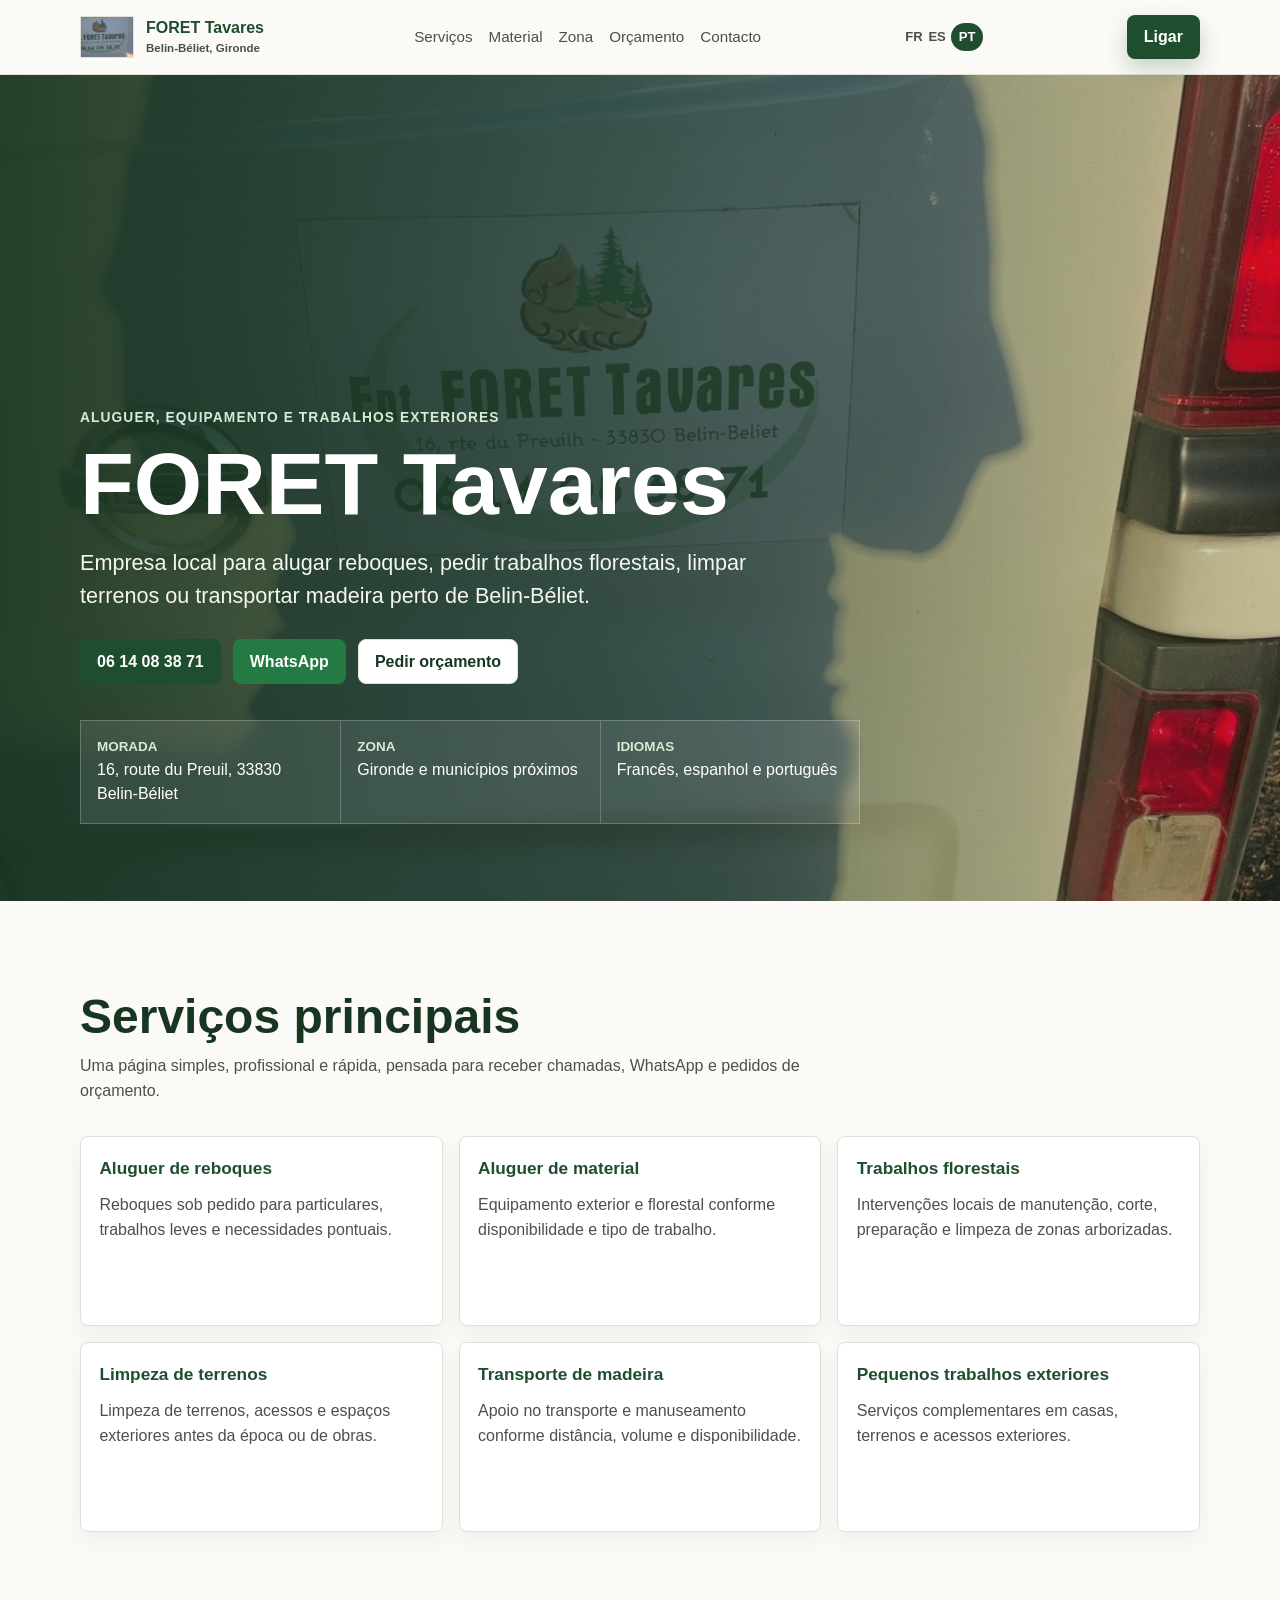
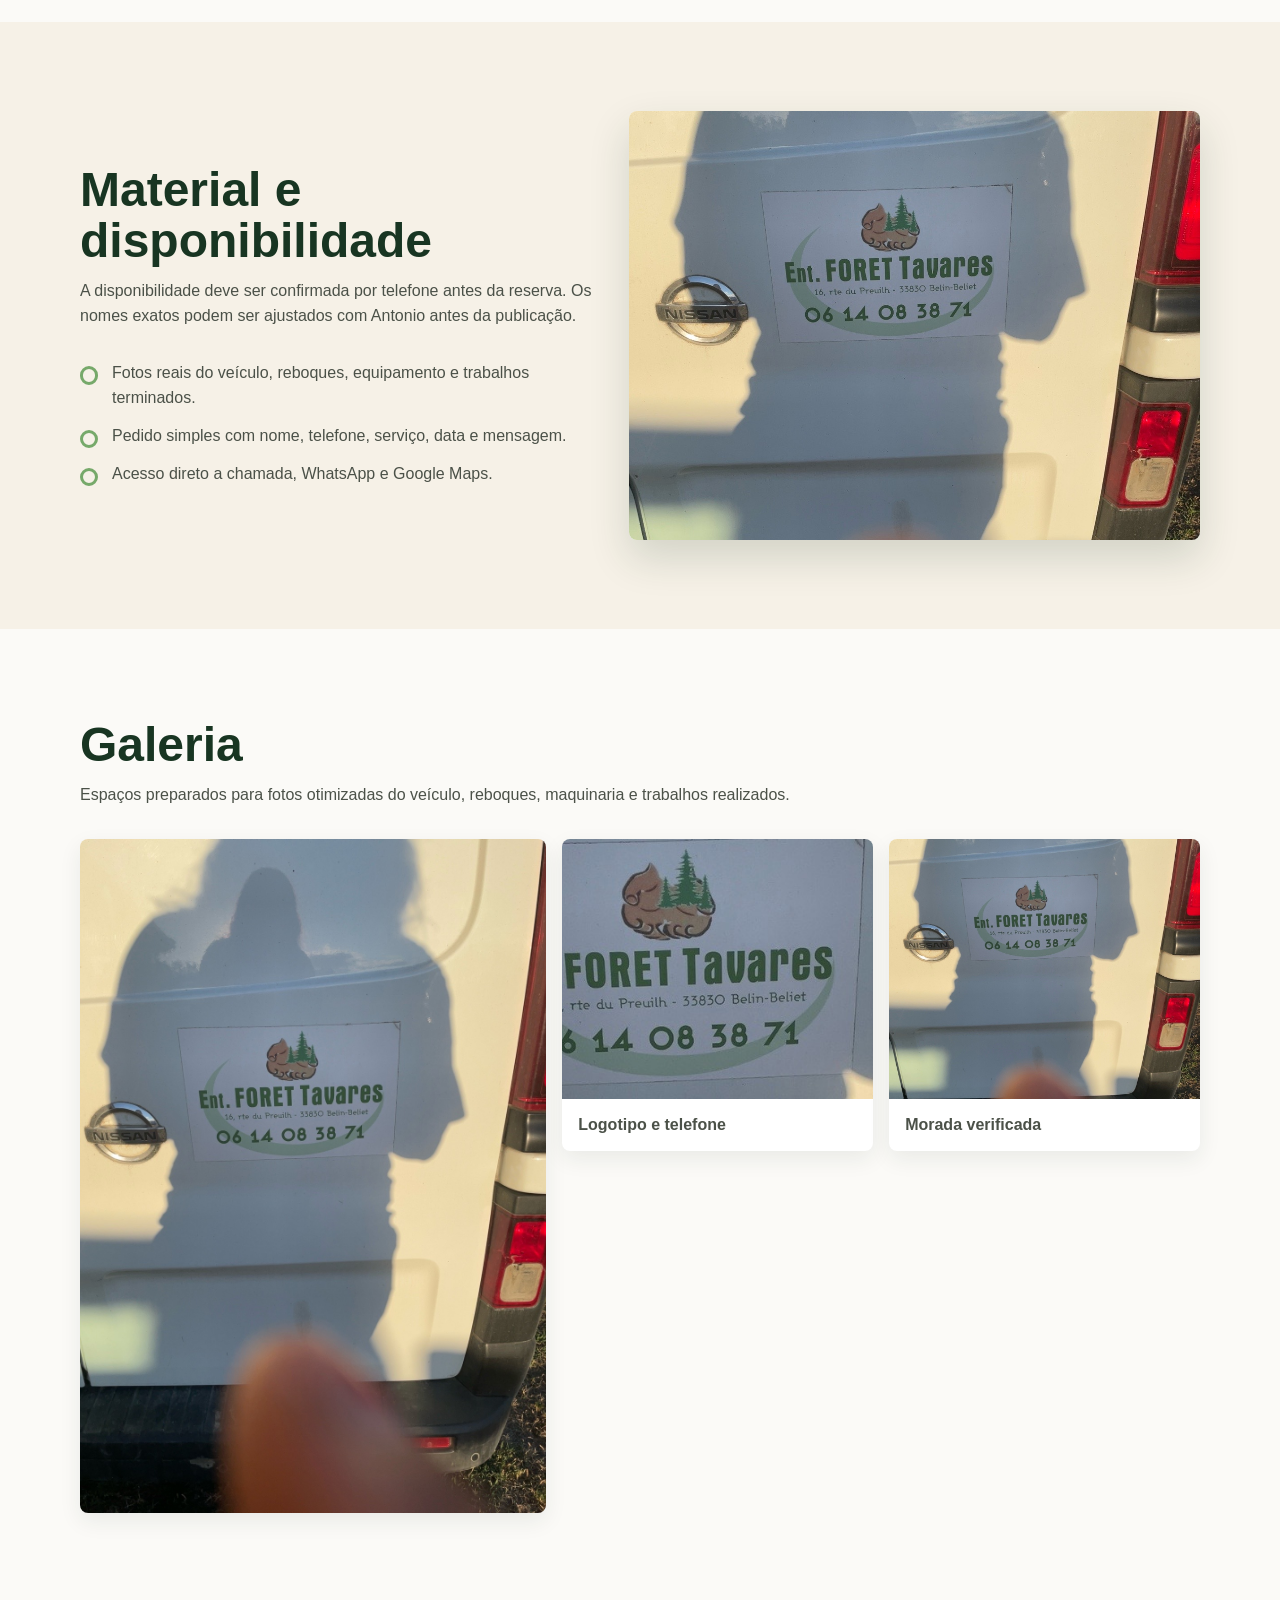
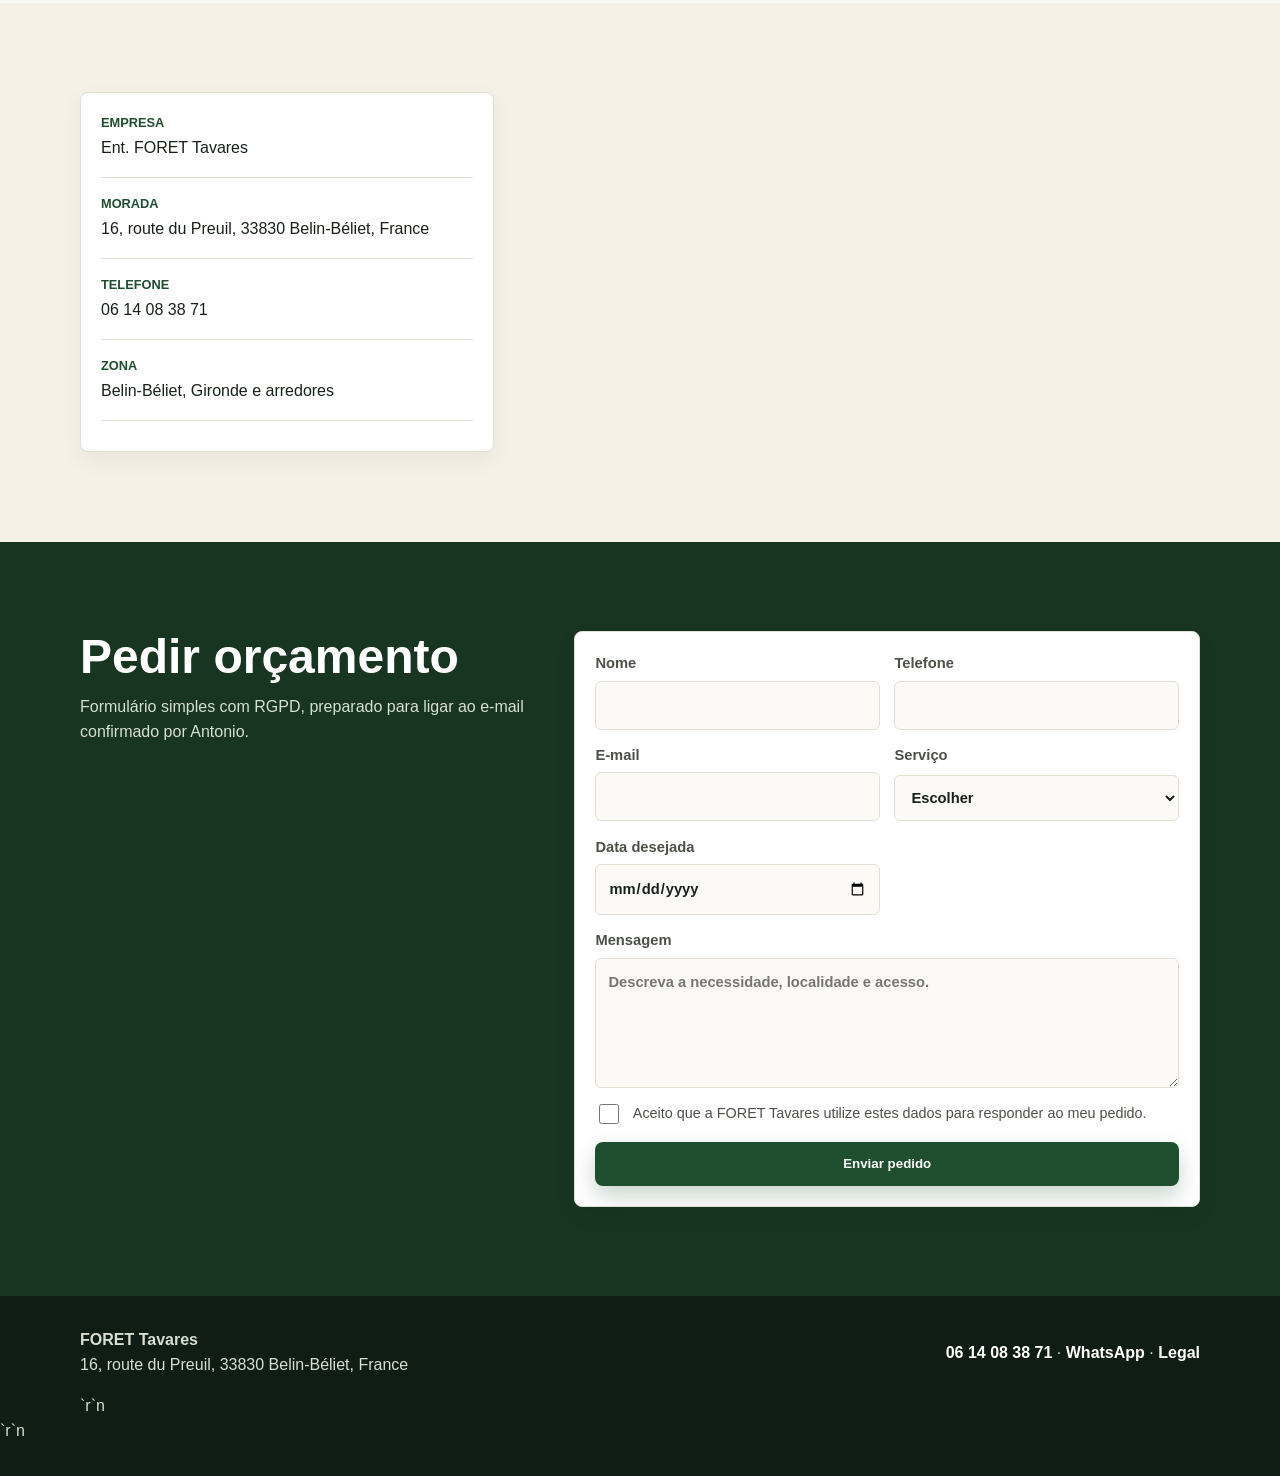
<file: index.html>
﻿<!doctype html>
<html lang="pt">
  <head>
    <meta charset="utf-8">
    <meta name="viewport" content="width=device-width, initial-scale=1">
    <meta name="description" content="FORET Tavares em Belin-Béliet: aluguer de reboques, aluguer de equipamento, trabalhos florestais, limpeza de terrenos e transporte de madeira na Gironde.">
    <title>FORET Tavares | Aluguer e trabalhos florestais na Gironde</title>
    <link rel="stylesheet" href="styles.css">
  </head>
  <body>
    <header class="site-header">
      <nav class="nav" aria-label="Navegação principal">
        <a class="brand" href="#inicio">
          <img class="brand-mark" src="assets/foret-tavares-logo-reference.jpeg" alt="FORET Tavares">
          <span>FORET Tavares<small>Belin-Béliet, Gironde</small></span>
        </a>
        <div class="nav-links">
          <a href="#servicos">Serviços</a>
          <a href="#material">Material</a>
          <a href="#zona">Zona</a>
          <a href="#orcamento">Orçamento</a>
          <a href="#contacto">Contacto</a>
        </div>
        <div class="lang" aria-label="Idiomas">
          <a href="fr/index.html">FR</a>
          <a href="es/index.html">ES</a>
          <a class="active" href="pt/index.html">PT</a>
        </div>
        <a class="button primary" href="tel:+33614083871">Ligar</a>
      </nav>
    </header>

    <main>
      <section id="inicio" class="hero">
        <div class="hero-inner">
          <p class="eyebrow">Aluguer, equipamento e trabalhos exteriores</p>
          <h1>FORET Tavares</h1>
          <p class="hero-copy">Empresa local para alugar reboques, pedir trabalhos florestais, limpar terrenos ou transportar madeira perto de Belin-Béliet.</p>
          <div class="hero-actions">
            <a class="button primary" href="tel:+33614083871">06 14 08 38 71</a>
            <a class="button whatsapp" href="https://wa.me/33614083871">WhatsApp</a>
            <a class="button secondary" href="#orcamento">Pedir orçamento</a>
          </div>
          <div class="quick-card" aria-label="Informação principal">
            <div><strong>Morada</strong>16, route du Preuil, 33830 Belin-Béliet</div>
            <div><strong>Zona</strong>Gironde e municípios próximos</div>
            <div><strong>Idiomas</strong>Francês, espanhol e português</div>
          </div>
        </div>
      </section>

      <section id="servicos" class="section">
        <div class="wrap">
          <div class="section-head">
            <h2>Serviços principais</h2>
            <p>Uma página simples, profissional e rápida, pensada para receber chamadas, WhatsApp e pedidos de orçamento.</p>
          </div>
          <div class="service-grid">
            <article class="service-card"><b>Aluguer de reboques</b><p>Reboques sob pedido para particulares, trabalhos leves e necessidades pontuais.</p></article>
            <article class="service-card"><b>Aluguer de material</b><p>Equipamento exterior e florestal conforme disponibilidade e tipo de trabalho.</p></article>
            <article class="service-card"><b>Trabalhos florestais</b><p>Intervenções locais de manutenção, corte, preparação e limpeza de zonas arborizadas.</p></article>
            <article class="service-card"><b>Limpeza de terrenos</b><p>Limpeza de terrenos, acessos e espaços exteriores antes da época ou de obras.</p></article>
            <article class="service-card"><b>Transporte de madeira</b><p>Apoio no transporte e manuseamento conforme distância, volume e disponibilidade.</p></article>
            <article class="service-card"><b>Pequenos trabalhos exteriores</b><p>Serviços complementares em casas, terrenos e acessos exteriores.</p></article>
          </div>
        </div>
      </section>

      <section id="material" class="section alt">
        <div class="wrap split">
          <div>
            <div class="section-head">
              <h2>Material e disponibilidade</h2>
              <p>A disponibilidade deve ser confirmada por telefone antes da reserva. Os nomes exatos podem ser ajustados com Antonio antes da publicação.</p>
            </div>
            <ul class="check-list">
              <li>Fotos reais do veículo, reboques, equipamento e trabalhos terminados.</li>
              <li>Pedido simples com nome, telefone, serviço, data e mensagem.</li>
              <li>Acesso direto a chamada, WhatsApp e Google Maps.</li>
            </ul>
          </div>
          <div class="photo-frame"><img src="assets/vehicle-reference.jpeg" alt="Veículo FORET Tavares com logotipo e telefone"></div>
        </div>
      </section>

      <section class="section">
        <div class="wrap">
          <div class="section-head">
            <h2>Galeria</h2>
            <p>Espaços preparados para fotos otimizadas do veículo, reboques, maquinaria e trabalhos realizados.</p>
          </div>
          <div class="gallery">
            <figure><img src="assets/vehicle-reference.jpeg" alt="Veículo FORET Tavares"><figcaption>Veículo FORET Tavares</figcaption></figure>
            <figure><img src="assets/foret-tavares-logo-reference.jpeg" alt="Logotipo FORET Tavares"><figcaption>Logotipo e telefone</figcaption></figure>
            <figure><img src="assets/vehicle-reference.jpeg" alt="Morada FORET Tavares"><figcaption>Morada verificada</figcaption></figure>
          </div>
        </div>
      </section>

      <section id="zona" class="section alt">
        <div class="wrap contact-grid">
          <div class="info-panel">
            <dl class="info-list">
              <div><dt>Empresa</dt><dd>Ent. FORET Tavares</dd></div>
              <div><dt>Morada</dt><dd>16, route du Preuil, 33830 Belin-Béliet, France</dd></div>
              <div><dt>Telefone</dt><dd><a href="tel:+33614083871">06 14 08 38 71</a></dd></div>
              <div><dt>Zona</dt><dd>Belin-Béliet, Gironde e arredores</dd></div>
            </dl>
          </div>
          <iframe class="map" title="Mapa FORET Tavares" loading="lazy" allowfullscreen src="https://www.google.com/maps?q=16%20route%20du%20Preuil%2033830%20Belin-B%C3%A9liet%20France&output=embed"></iframe>
        </div>
      </section>

      <section id="orcamento" class="section dark">
        <div class="wrap quote-layout">
          <div class="section-head">
            <h2>Pedir orçamento</h2>
            <p>Formulário simples com RGPD, preparado para ligar ao e-mail confirmado por Antonio.</p>
          </div>
          <form class="form-panel" action="mailto:contact@foret-tavares.fr" method="post" enctype="text/plain">
            <div class="form-grid">
              <label class="field">Nome<input name="nome" autocomplete="name" required></label>
              <label class="field">Telefone<input name="telefone" autocomplete="tel" required></label>
              <label class="field">E-mail<input name="email" type="email" autocomplete="email"></label>
              <label class="field">Serviço<select name="servico" required><option value="">Escolher</option><option>Aluguer de reboque</option><option>Aluguer de material</option><option>Trabalhos florestais</option><option>Limpeza de terrenos</option><option>Transporte de madeira</option><option>Pequenos trabalhos exteriores</option></select></label>
              <label class="field">Data desejada<input name="data" type="date"></label>
              <label class="field full">Mensagem<textarea name="mensagem" placeholder="Descreva a necessidade, localidade e acesso."></textarea></label>
              <label class="consent"><input type="checkbox" required> Aceito que a FORET Tavares utilize estes dados para responder ao meu pedido.</label>
              <button class="button primary full" type="submit">Enviar pedido</button>
            </div>
          </form>
        </div>
      </section>
    </main>

    <footer id="contacto" class="footer">
      <div class="wrap footer-grid">
        <div><strong>FORET Tavares</strong><br>16, route du Preuil, 33830 Belin-Béliet, France</div>
        <div><a href="tel:+33614083871">06 14 08 38 71</a> · <a href="https://wa.me/33614083871">WhatsApp</a> · <a href="legal/index.html">Legal</a></div>`r`n      </div>`r`n    </footer>
    <script>
      document.querySelectorAll('[data-carousel]').forEach((carousel) => {
        const items = Array.from(carousel.querySelectorAll('.carousel-item'));
        const showSlide = (direction) => {
          const current = items.findIndex((item) => item.classList.contains('active'));
          const next = (current + direction + items.length) % items.length;
          items[current].classList.remove('active');
          items[next].classList.add('active');
        };
        carousel.querySelector('[data-slide="prev"]').addEventListener('click', () => showSlide(-1));
        carousel.querySelector('[data-slide="next"]').addEventListener('click', () => showSlide(1));
      });
    </script>  </body>
</html>
</file>
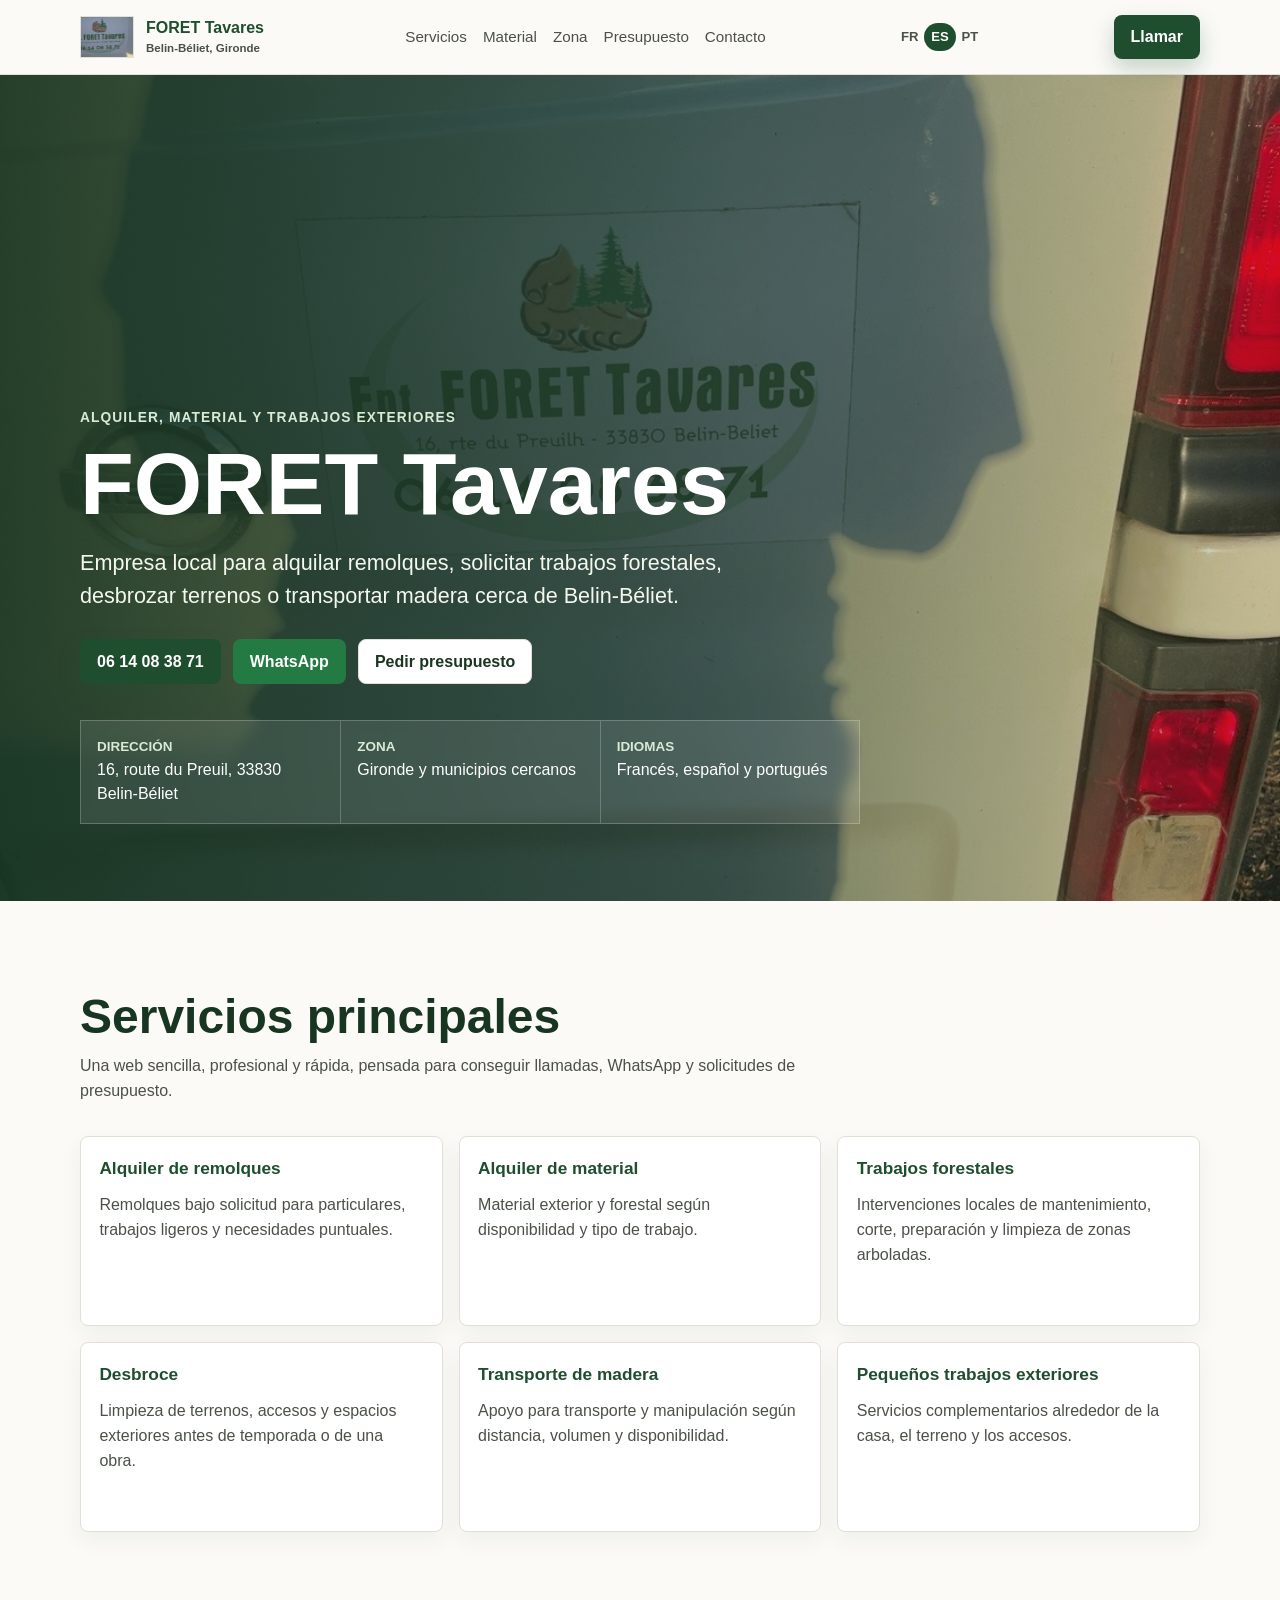
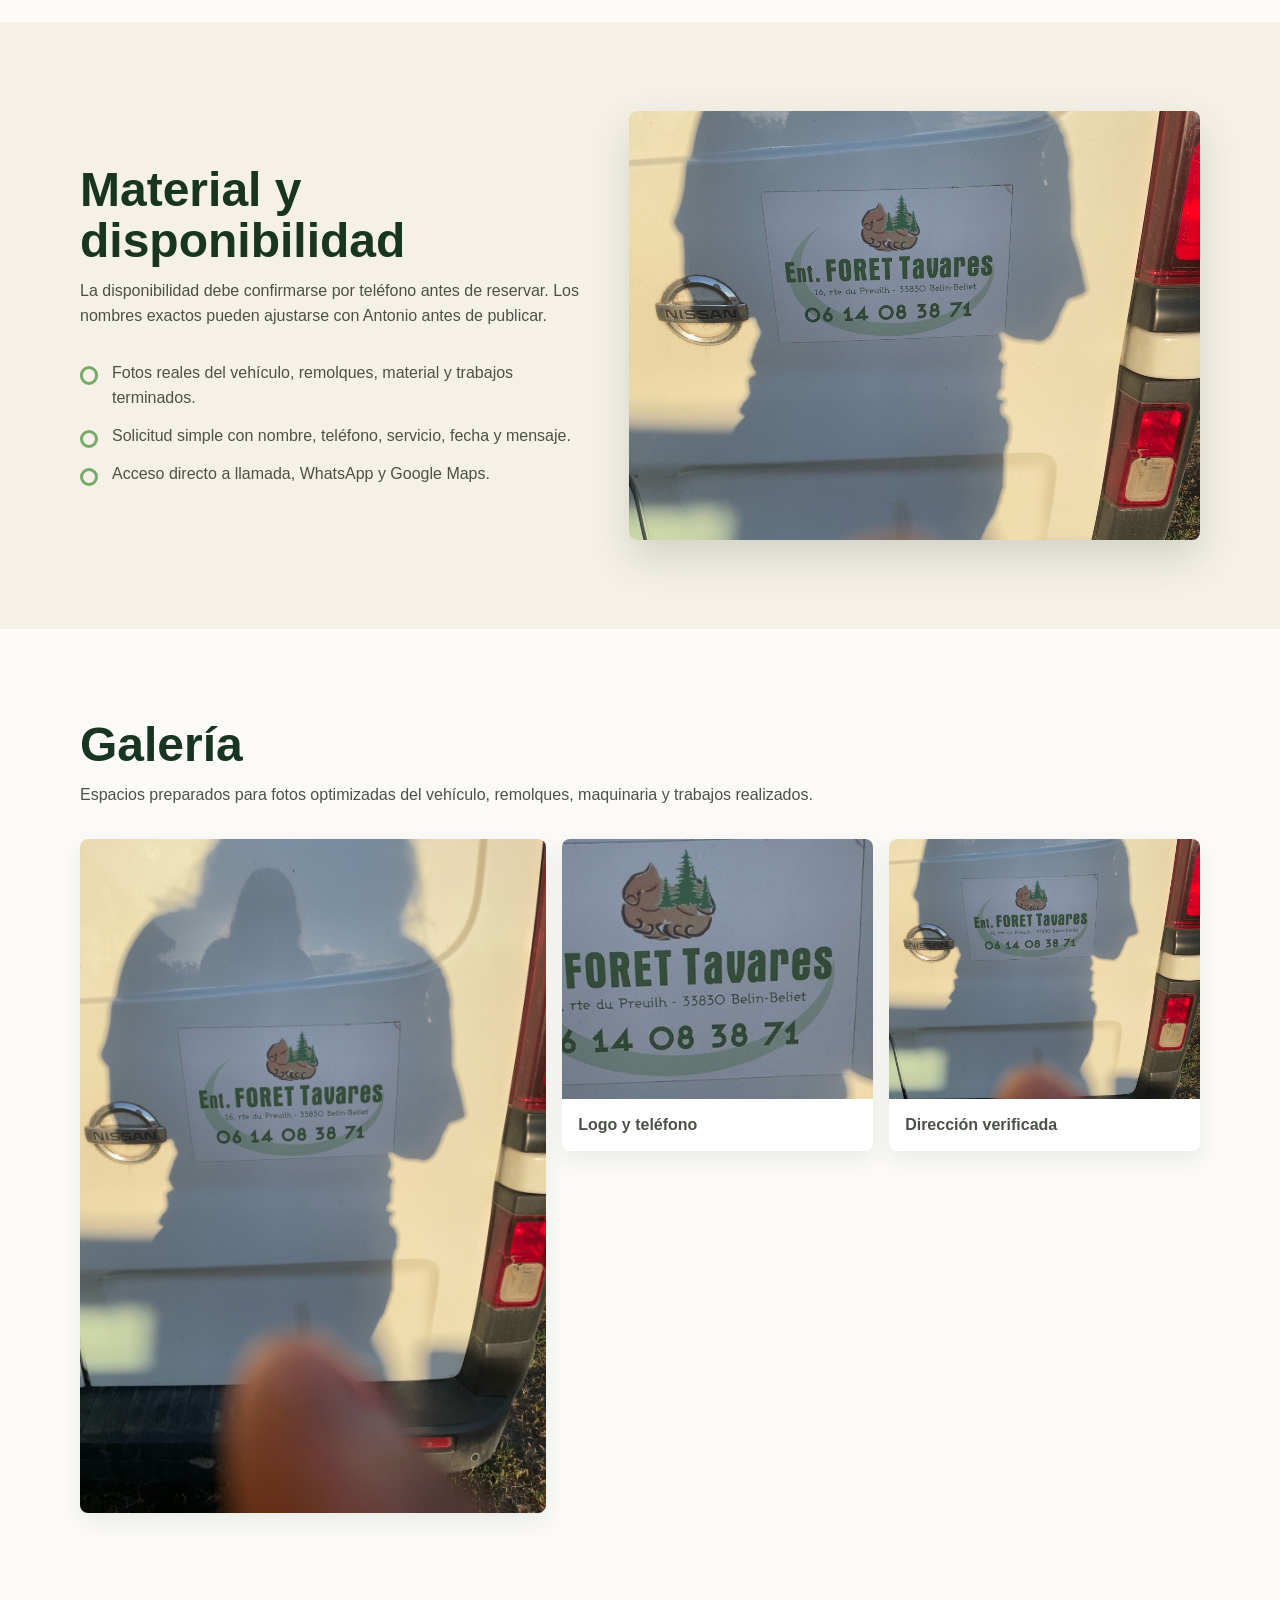
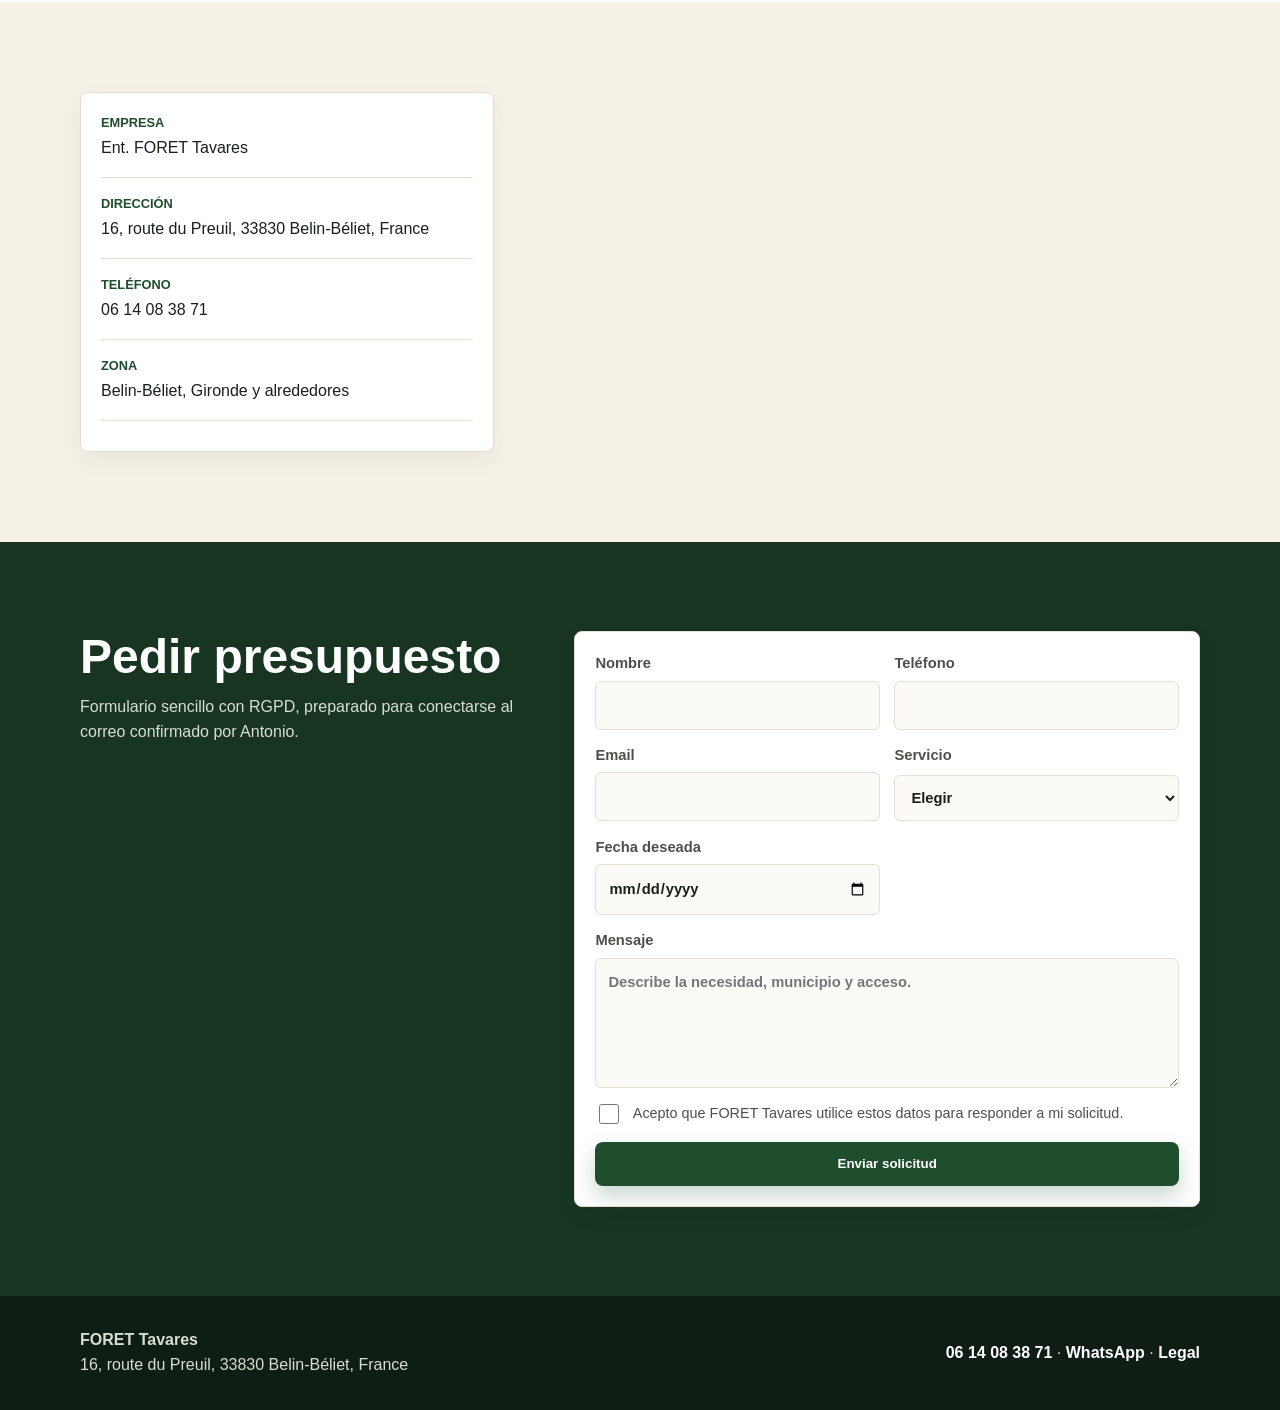
<file: es/index.html>
﻿<!doctype html>
<html lang="es">
  <head>
    <meta charset="utf-8">
    <meta name="viewport" content="width=device-width, initial-scale=1">
    <meta name="description" content="FORET Tavares en Belin-Béliet: alquiler de remolques, alquiler de material, trabajos forestales, desbroce y transporte de madera en Gironde.">
    <title>FORET Tavares | Alquiler y trabajos forestales en Gironde</title>
    <link rel="stylesheet" href="../styles.css">
  </head>
  <body>
    <header class="site-header">
      <nav class="nav" aria-label="Navegación principal">
        <a class="brand" href="#inicio">
          <img class="brand-mark" src="../assets/foret-tavares-logo-reference.jpeg" alt="FORET Tavares">
          <span>FORET Tavares<small>Belin-Béliet, Gironde</small></span>
        </a>
        <div class="nav-links">
          <a href="#servicios">Servicios</a>
          <a href="#material">Material</a>
          <a href="#zona">Zona</a>
          <a href="#presupuesto">Presupuesto</a>
          <a href="#contacto">Contacto</a>
        </div>
        <div class="lang" aria-label="Idiomas">
          <a href="../fr/index.html">FR</a>
          <a class="active" href="../es/index.html">ES</a>
          <a href="../pt/index.html">PT</a>
        </div>
        <a class="button primary" href="tel:+33614083871">Llamar</a>
      </nav>
    </header>

    <main>
      <section id="inicio" class="hero">
        <div class="hero-inner">
          <p class="eyebrow">Alquiler, material y trabajos exteriores</p>
          <h1>FORET Tavares</h1>
          <p class="hero-copy">Empresa local para alquilar remolques, solicitar trabajos forestales, desbrozar terrenos o transportar madera cerca de Belin-Béliet.</p>
          <div class="hero-actions">
            <a class="button primary" href="tel:+33614083871">06 14 08 38 71</a>
            <a class="button whatsapp" href="https://wa.me/33614083871">WhatsApp</a>
            <a class="button secondary" href="#presupuesto">Pedir presupuesto</a>
          </div>
          <div class="quick-card" aria-label="Datos principales">
            <div><strong>Dirección</strong>16, route du Preuil, 33830 Belin-Béliet</div>
            <div><strong>Zona</strong>Gironde y municipios cercanos</div>
            <div><strong>Idiomas</strong>Francés, español y portugués</div>
          </div>
        </div>
      </section>

      <section id="servicios" class="section">
        <div class="wrap">
          <div class="section-head">
            <h2>Servicios principales</h2>
            <p>Una web sencilla, profesional y rápida, pensada para conseguir llamadas, WhatsApp y solicitudes de presupuesto.</p>
          </div>
          <div class="service-grid">
            <article class="service-card"><b>Alquiler de remolques</b><p>Remolques bajo solicitud para particulares, trabajos ligeros y necesidades puntuales.</p></article>
            <article class="service-card"><b>Alquiler de material</b><p>Material exterior y forestal según disponibilidad y tipo de trabajo.</p></article>
            <article class="service-card"><b>Trabajos forestales</b><p>Intervenciones locales de mantenimiento, corte, preparación y limpieza de zonas arboladas.</p></article>
            <article class="service-card"><b>Desbroce</b><p>Limpieza de terrenos, accesos y espacios exteriores antes de temporada o de una obra.</p></article>
            <article class="service-card"><b>Transporte de madera</b><p>Apoyo para transporte y manipulación según distancia, volumen y disponibilidad.</p></article>
            <article class="service-card"><b>Pequeños trabajos exteriores</b><p>Servicios complementarios alrededor de la casa, el terreno y los accesos.</p></article>
          </div>
        </div>
      </section>

      <section id="material" class="section alt">
        <div class="wrap split">
          <div>
            <div class="section-head">
              <h2>Material y disponibilidad</h2>
              <p>La disponibilidad debe confirmarse por teléfono antes de reservar. Los nombres exactos pueden ajustarse con Antonio antes de publicar.</p>
            </div>
            <ul class="check-list">
              <li>Fotos reales del vehículo, remolques, material y trabajos terminados.</li>
              <li>Solicitud simple con nombre, teléfono, servicio, fecha y mensaje.</li>
              <li>Acceso directo a llamada, WhatsApp y Google Maps.</li>
            </ul>
          </div>
          <div class="photo-frame"><img src="../assets/vehicle-reference.jpeg" alt="Vehículo FORET Tavares con logo y teléfono"></div>
        </div>
      </section>

      <section class="section">
        <div class="wrap">
          <div class="section-head">
            <h2>Galería</h2>
            <p>Espacios preparados para fotos optimizadas del vehículo, remolques, maquinaria y trabajos realizados.</p>
          </div>
          <div class="gallery">
            <figure><img src="../assets/vehicle-reference.jpeg" alt="Vehículo FORET Tavares"><figcaption>Vehículo FORET Tavares</figcaption></figure>
            <figure><img src="../assets/foret-tavares-logo-reference.jpeg" alt="Logo FORET Tavares"><figcaption>Logo y teléfono</figcaption></figure>
            <figure><img src="../assets/vehicle-reference.jpeg" alt="Dirección FORET Tavares"><figcaption>Dirección verificada</figcaption></figure>
          </div>
        </div>
      </section>

      <section id="zona" class="section alt">
        <div class="wrap contact-grid">
          <div class="info-panel">
            <dl class="info-list">
              <div><dt>Empresa</dt><dd>Ent. FORET Tavares</dd></div>
              <div><dt>Dirección</dt><dd>16, route du Preuil, 33830 Belin-Béliet, France</dd></div>
              <div><dt>Teléfono</dt><dd><a href="tel:+33614083871">06 14 08 38 71</a></dd></div>
              <div><dt>Zona</dt><dd>Belin-Béliet, Gironde y alrededores</dd></div>
            </dl>
          </div>
          <iframe class="map" title="Mapa FORET Tavares" loading="lazy" allowfullscreen src="https://www.google.com/maps?q=16%20route%20du%20Preuil%2033830%20Belin-B%C3%A9liet%20France&output=embed"></iframe>
        </div>
      </section>

      <section id="presupuesto" class="section dark">
        <div class="wrap quote-layout">
          <div class="section-head">
            <h2>Pedir presupuesto</h2>
            <p>Formulario sencillo con RGPD, preparado para conectarse al correo confirmado por Antonio.</p>
          </div>
          <form class="form-panel" action="mailto:contact@foret-tavares.fr" method="post" enctype="text/plain">
            <div class="form-grid">
              <label class="field">Nombre<input name="nombre" autocomplete="name" required></label>
              <label class="field">Teléfono<input name="telefono" autocomplete="tel" required></label>
              <label class="field">Email<input name="email" type="email" autocomplete="email"></label>
              <label class="field">Servicio<select name="servicio" required><option value="">Elegir</option><option>Alquiler de remolque</option><option>Alquiler de material</option><option>Trabajos forestales</option><option>Desbroce</option><option>Transporte de madera</option><option>Pequeños trabajos exteriores</option></select></label>
              <label class="field">Fecha deseada<input name="fecha" type="date"></label>
              <label class="field full">Mensaje<textarea name="mensaje" placeholder="Describe la necesidad, municipio y acceso."></textarea></label>
              <label class="consent"><input type="checkbox" required> Acepto que FORET Tavares utilice estos datos para responder a mi solicitud.</label>
              <button class="button primary full" type="submit">Enviar solicitud</button>
            </div>
          </form>
        </div>
      </section>
    </main>

    <footer id="contacto" class="footer">
      <div class="wrap footer-grid">
        <div><strong>FORET Tavares</strong><br>16, route du Preuil, 33830 Belin-Béliet, France</div>
        <div><a href="tel:+33614083871">06 14 08 38 71</a> · <a href="https://wa.me/33614083871">WhatsApp</a> · <a href="../legal/index.html">Legal</a></div>
      </div>
    </footer>
    <script>
      document.querySelectorAll('[data-carousel]').forEach((carousel) => {
        const items = Array.from(carousel.querySelectorAll('.carousel-item'));
        const showSlide = (direction) => {
          const current = items.findIndex((item) => item.classList.contains('active'));
          const next = (current + direction + items.length) % items.length;
          items[current].classList.remove('active');
          items[next].classList.add('active');
        };
        carousel.querySelector('[data-slide="prev"]').addEventListener('click', () => showSlide(-1));
        carousel.querySelector('[data-slide="next"]').addEventListener('click', () => showSlide(1));
      });
    </script>  </body>
</html>
</file>
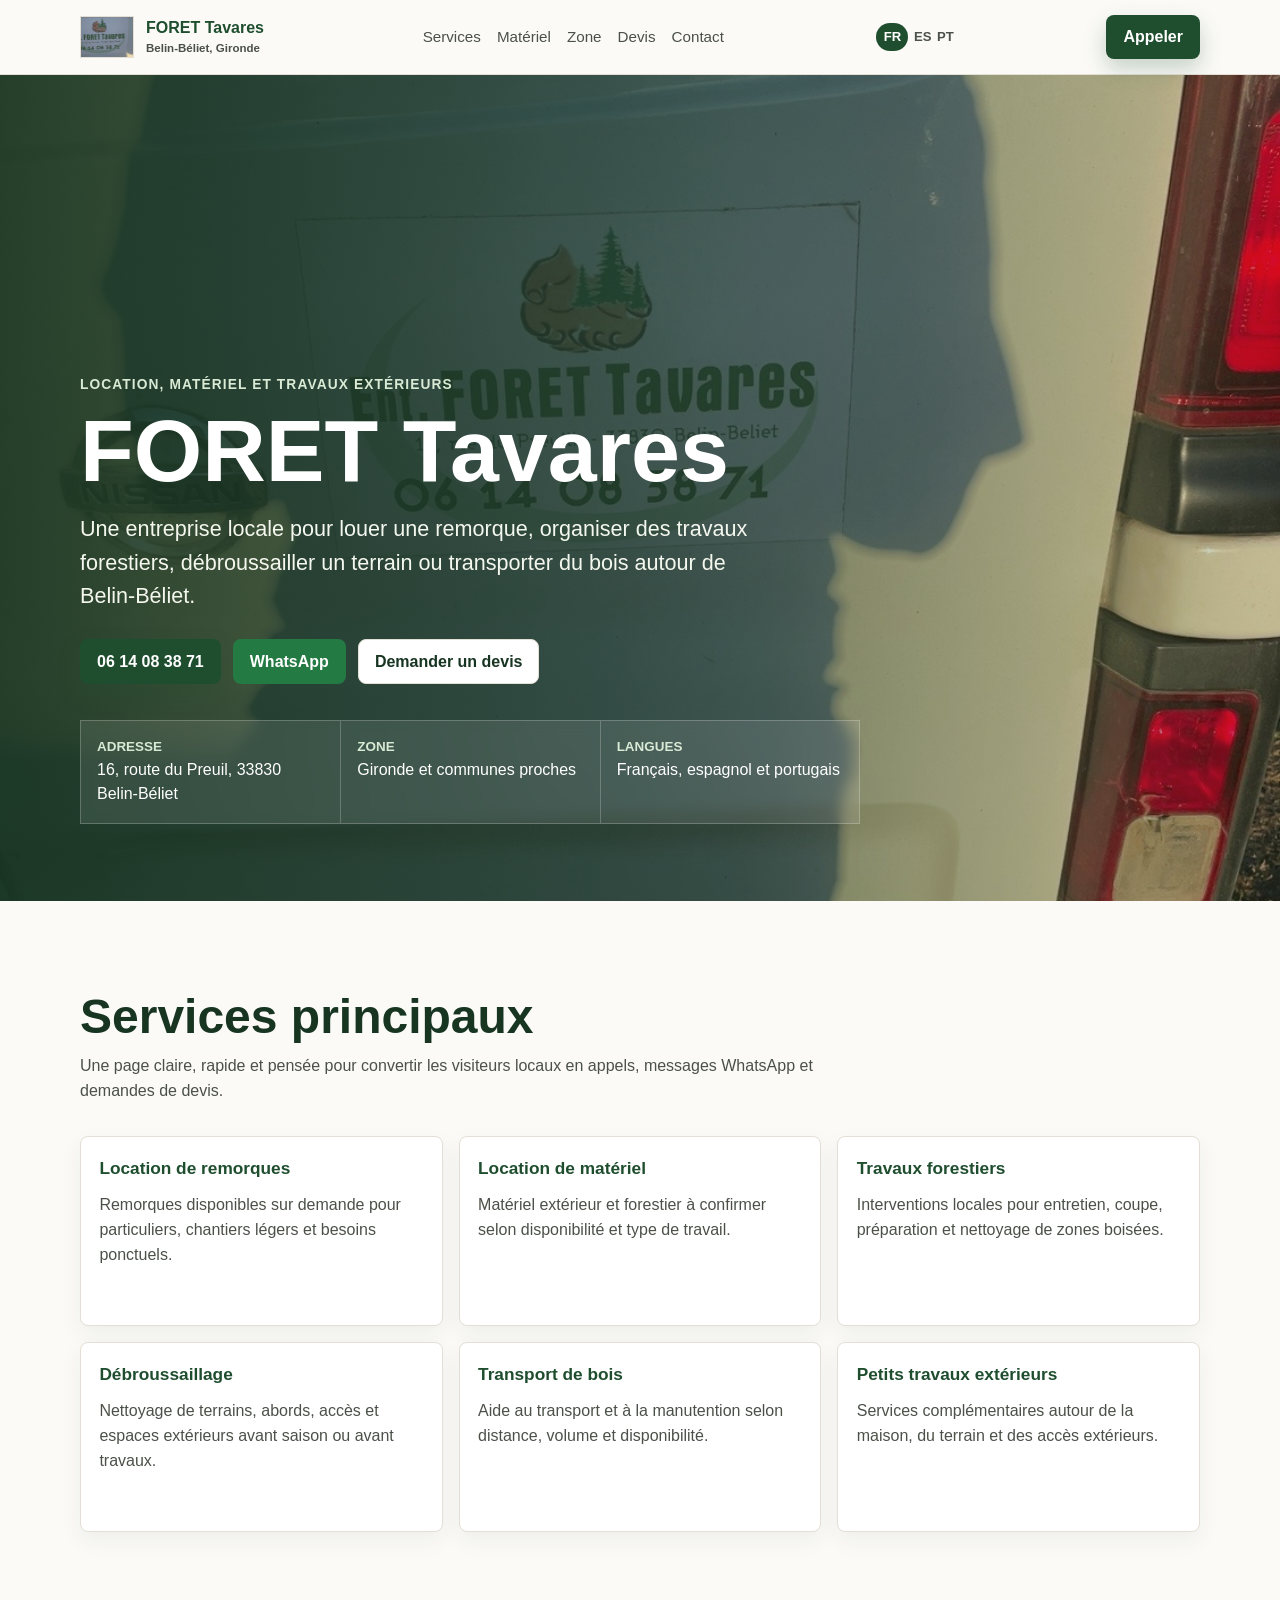
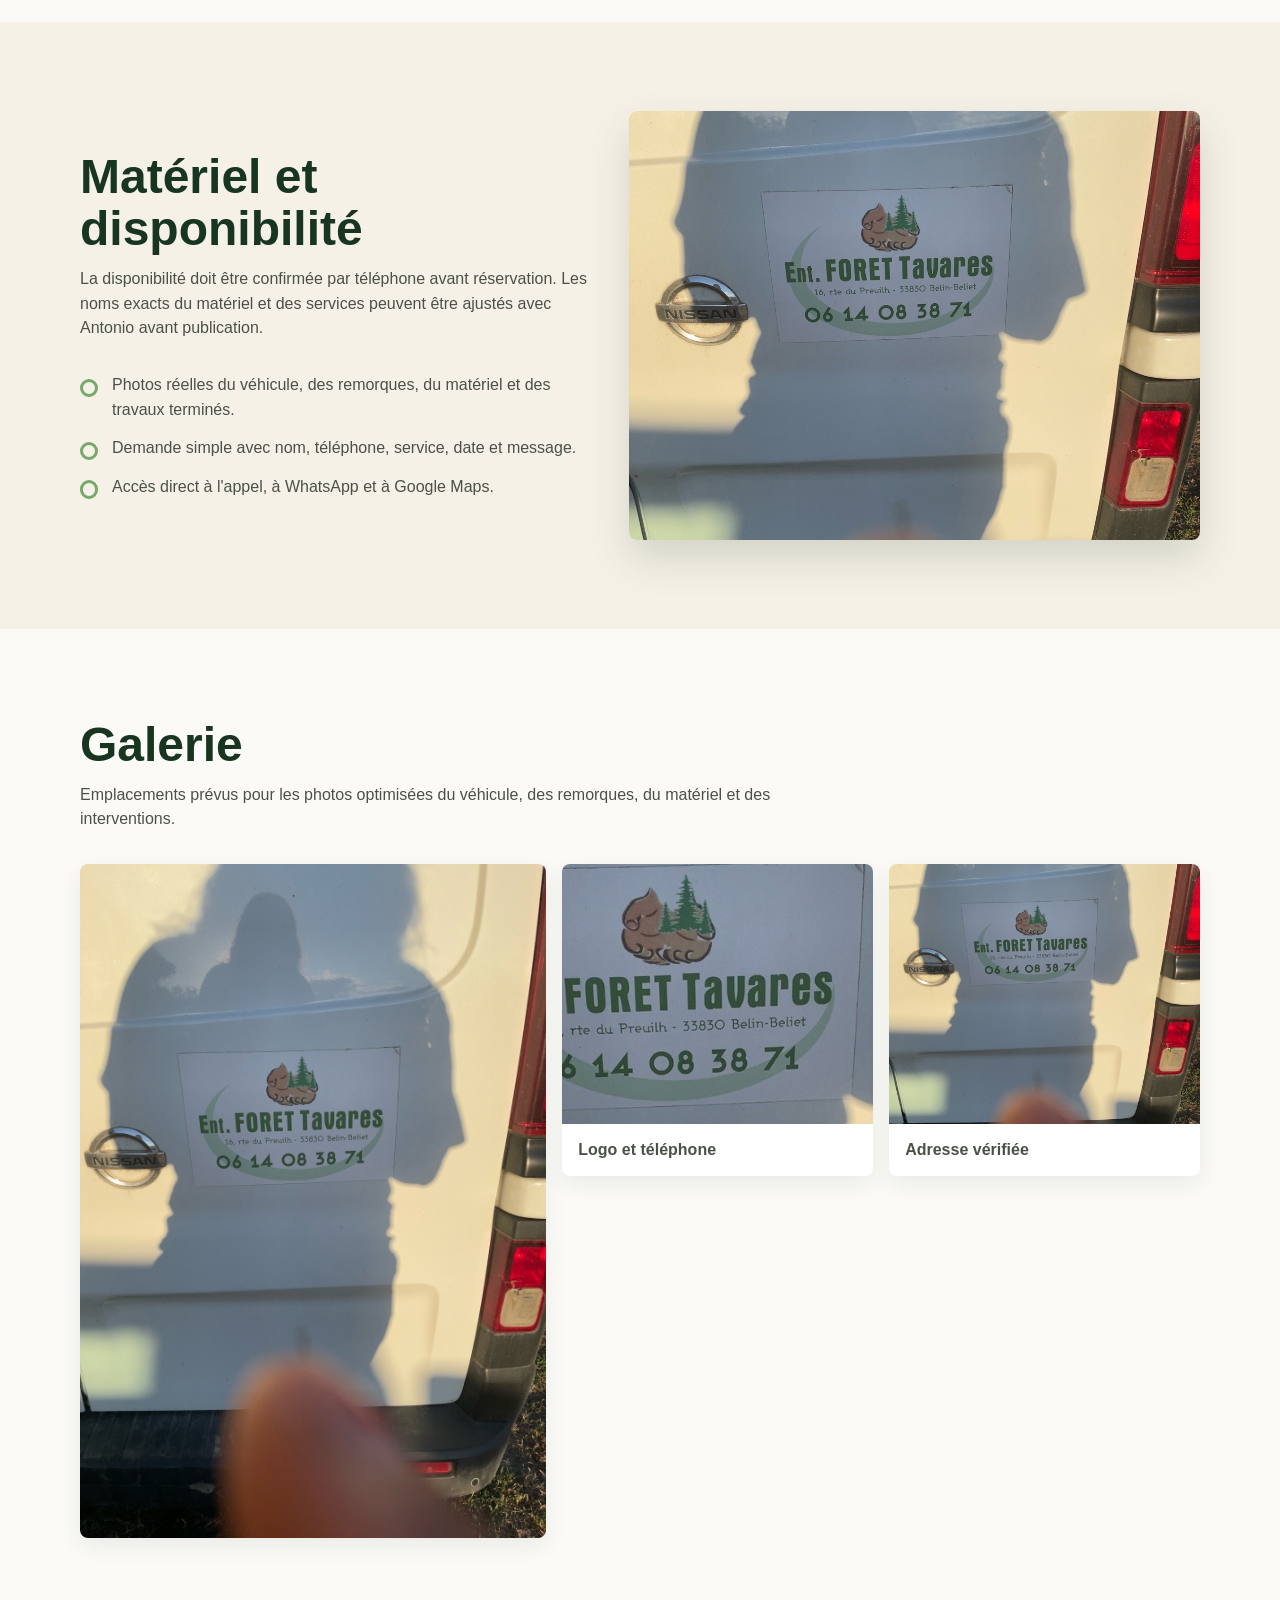
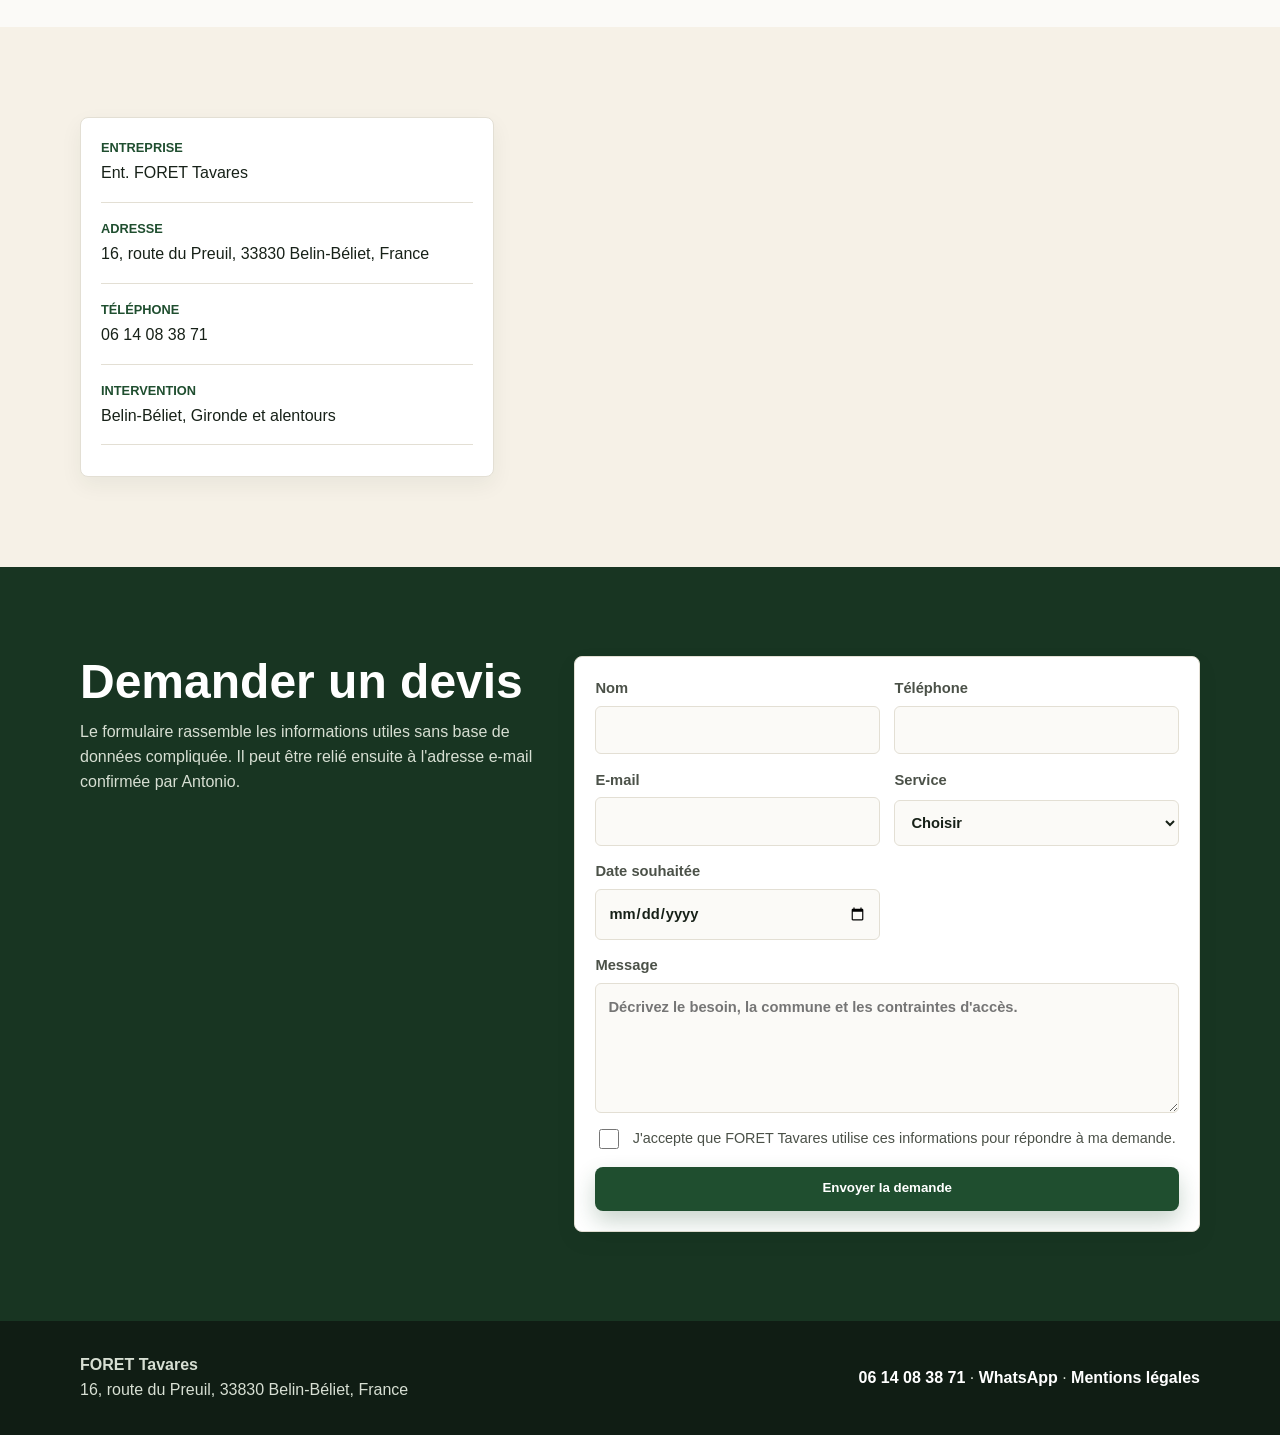
<file: fr/index.html>
﻿<!doctype html>
<html lang="fr">
  <head>
    <meta charset="utf-8">
    <meta name="viewport" content="width=device-width, initial-scale=1">
    <meta name="description" content="FORET Tavares à Belin-Béliet: location de remorques, location de matériel, travaux forestiers, débroussaillage et transport de bois en Gironde.">
    <title>FORET Tavares | Location de remorques et travaux forestiers en Gironde</title>
    <link rel="stylesheet" href="../styles.css">
  </head>
  <body>
    <a class="skip-link" href="#contenu">Aller au contenu</a>
    <header class="site-header">
      <nav class="nav" aria-label="Navigation principale">
        <a class="brand" href="#accueil">
          <img class="brand-mark" src="../assets/foret-tavares-logo-reference.jpeg" alt="FORET Tavares">
          <span>FORET Tavares<small>Belin-Béliet, Gironde</small></span>
        </a>
        <div class="nav-links">
          <a href="#services">Services</a>
          <a href="#materiel">Matériel</a>
          <a href="#zone">Zone</a>
          <a href="#devis">Devis</a>
          <a href="#contact">Contact</a>
        </div>
        <div class="lang" aria-label="Langues">
          <a class="active" href="../fr/index.html">FR</a>
          <a href="../es/index.html">ES</a>
          <a href="../pt/index.html">PT</a>
        </div>
        <a class="button primary" href="tel:+33614083871">Appeler</a>
      </nav>
    </header>

    <main id="contenu">
      <section id="accueil" class="hero">
        <div class="hero-inner">
          <p class="eyebrow">Location, matériel et travaux extérieurs</p>
          <h1>FORET Tavares</h1>
          <p class="hero-copy">Une entreprise locale pour louer une remorque, organiser des travaux forestiers, débroussailler un terrain ou transporter du bois autour de Belin-Béliet.</p>
          <div class="hero-actions">
            <a class="button primary" href="tel:+33614083871">06 14 08 38 71</a>
            <a class="button whatsapp" href="https://wa.me/33614083871">WhatsApp</a>
            <a class="button secondary" href="#devis">Demander un devis</a>
          </div>
          <div class="quick-card" aria-label="Informations principales">
            <div><strong>Adresse</strong>16, route du Preuil, 33830 Belin-Béliet</div>
            <div><strong>Zone</strong>Gironde et communes proches</div>
            <div><strong>Langues</strong>Français, espagnol et portugais</div>
          </div>
        </div>
      </section>

      <section id="services" class="section">
        <div class="wrap">
          <div class="section-head">
            <h2>Services principaux</h2>
            <p>Une page claire, rapide et pensée pour convertir les visiteurs locaux en appels, messages WhatsApp et demandes de devis.</p>
          </div>
          <div class="service-grid">
            <article class="service-card"><b>Location de remorques</b><p>Remorques disponibles sur demande pour particuliers, chantiers légers et besoins ponctuels.</p></article>
            <article class="service-card"><b>Location de matériel</b><p>Matériel extérieur et forestier à confirmer selon disponibilité et type de travail.</p></article>
            <article class="service-card"><b>Travaux forestiers</b><p>Interventions locales pour entretien, coupe, préparation et nettoyage de zones boisées.</p></article>
            <article class="service-card"><b>Débroussaillage</b><p>Nettoyage de terrains, abords, accès et espaces extérieurs avant saison ou avant travaux.</p></article>
            <article class="service-card"><b>Transport de bois</b><p>Aide au transport et à la manutention selon distance, volume et disponibilité.</p></article>
            <article class="service-card"><b>Petits travaux extérieurs</b><p>Services complémentaires autour de la maison, du terrain et des accès extérieurs.</p></article>
          </div>
        </div>
      </section>

      <section id="materiel" class="section alt">
        <div class="wrap split">
          <div>
            <div class="section-head">
              <h2>Matériel et disponibilité</h2>
              <p>La disponibilité doit être confirmée par téléphone avant réservation. Les noms exacts du matériel et des services peuvent être ajustés avec Antonio avant publication.</p>
            </div>
            <ul class="check-list">
              <li>Photos réelles du véhicule, des remorques, du matériel et des travaux terminés.</li>
              <li>Demande simple avec nom, téléphone, service, date et message.</li>
              <li>Accès direct à l'appel, à WhatsApp et à Google Maps.</li>
            </ul>
          </div>
          <div class="photo-frame">
            <img src="../assets/vehicle-reference.jpeg" alt="Véhicule FORET Tavares avec logo et téléphone">
          </div>
        </div>
      </section>

      <section class="section">
        <div class="wrap">
          <div class="section-head">
            <h2>Galerie</h2>
            <p>Emplacements prévus pour les photos optimisées du véhicule, des remorques, du matériel et des interventions.</p>
          </div>
          <div class="gallery">
            <figure><img src="../assets/vehicle-reference.jpeg" alt="Référence véhicule FORET Tavares"><figcaption>Véhicule FORET Tavares</figcaption></figure>
            <figure><img src="../assets/foret-tavares-logo-reference.jpeg" alt="Logo FORET Tavares"><figcaption>Logo et téléphone</figcaption></figure>
            <figure><img src="../assets/vehicle-reference.jpeg" alt="Adresse FORET Tavares"><figcaption>Adresse vérifiée</figcaption></figure>
          </div>
        </div>
      </section>

      <section id="zone" class="section alt">
        <div class="wrap contact-grid">
          <div class="info-panel">
            <dl class="info-list">
              <div><dt>Entreprise</dt><dd>Ent. FORET Tavares</dd></div>
              <div><dt>Adresse</dt><dd>16, route du Preuil, 33830 Belin-Béliet, France</dd></div>
              <div><dt>Téléphone</dt><dd><a href="tel:+33614083871">06 14 08 38 71</a></dd></div>
              <div><dt>Intervention</dt><dd>Belin-Béliet, Gironde et alentours</dd></div>
            </dl>
          </div>
          <iframe class="map" title="Carte FORET Tavares" loading="lazy" allowfullscreen src="https://www.google.com/maps?q=16%20route%20du%20Preuil%2033830%20Belin-B%C3%A9liet%20France&output=embed"></iframe>
        </div>
      </section>

      <section id="devis" class="section dark">
        <div class="wrap quote-layout">
          <div class="section-head">
            <h2>Demander un devis</h2>
            <p>Le formulaire rassemble les informations utiles sans base de données compliquée. Il peut être relié ensuite à l'adresse e-mail confirmée par Antonio.</p>
          </div>
          <form class="form-panel" action="mailto:contact@foret-tavares.fr" method="post" enctype="text/plain">
            <div class="form-grid">
              <label class="field">Nom<input name="nom" autocomplete="name" required></label>
              <label class="field">Téléphone<input name="telephone" autocomplete="tel" required></label>
              <label class="field">E-mail<input name="email" type="email" autocomplete="email"></label>
              <label class="field">Service<select name="service" required><option value="">Choisir</option><option>Location de remorque</option><option>Location de matériel</option><option>Travaux forestiers</option><option>Débroussaillage</option><option>Transport de bois</option><option>Petits travaux extérieurs</option></select></label>
              <label class="field">Date souhaitée<input name="date" type="date"></label>
              <label class="field full">Message<textarea name="message" placeholder="Décrivez le besoin, la commune et les contraintes d'accès."></textarea></label>
              <label class="consent"><input type="checkbox" required> J'accepte que FORET Tavares utilise ces informations pour répondre à ma demande.</label>
              <button class="button primary full" type="submit">Envoyer la demande</button>
            </div>
          </form>
        </div>
      </section>
    </main>

    <footer id="contact" class="footer">
      <div class="wrap footer-grid">
        <div><strong>FORET Tavares</strong><br>16, route du Preuil, 33830 Belin-Béliet, France</div>
        <div><a href="tel:+33614083871">06 14 08 38 71</a> · <a href="https://wa.me/33614083871">WhatsApp</a> · <a href="../legal/index.html">Mentions légales</a></div>
      </div>
    </footer>
    <script>
      document.querySelectorAll('[data-carousel]').forEach((carousel) => {
        const items = Array.from(carousel.querySelectorAll('.carousel-item'));
        const showSlide = (direction) => {
          const current = items.findIndex((item) => item.classList.contains('active'));
          const next = (current + direction + items.length) % items.length;
          items[current].classList.remove('active');
          items[next].classList.add('active');
        };
        carousel.querySelector('[data-slide="prev"]').addEventListener('click', () => showSlide(-1));
        carousel.querySelector('[data-slide="next"]').addEventListener('click', () => showSlide(1));
      });
    </script>  </body>
</html>
</file>
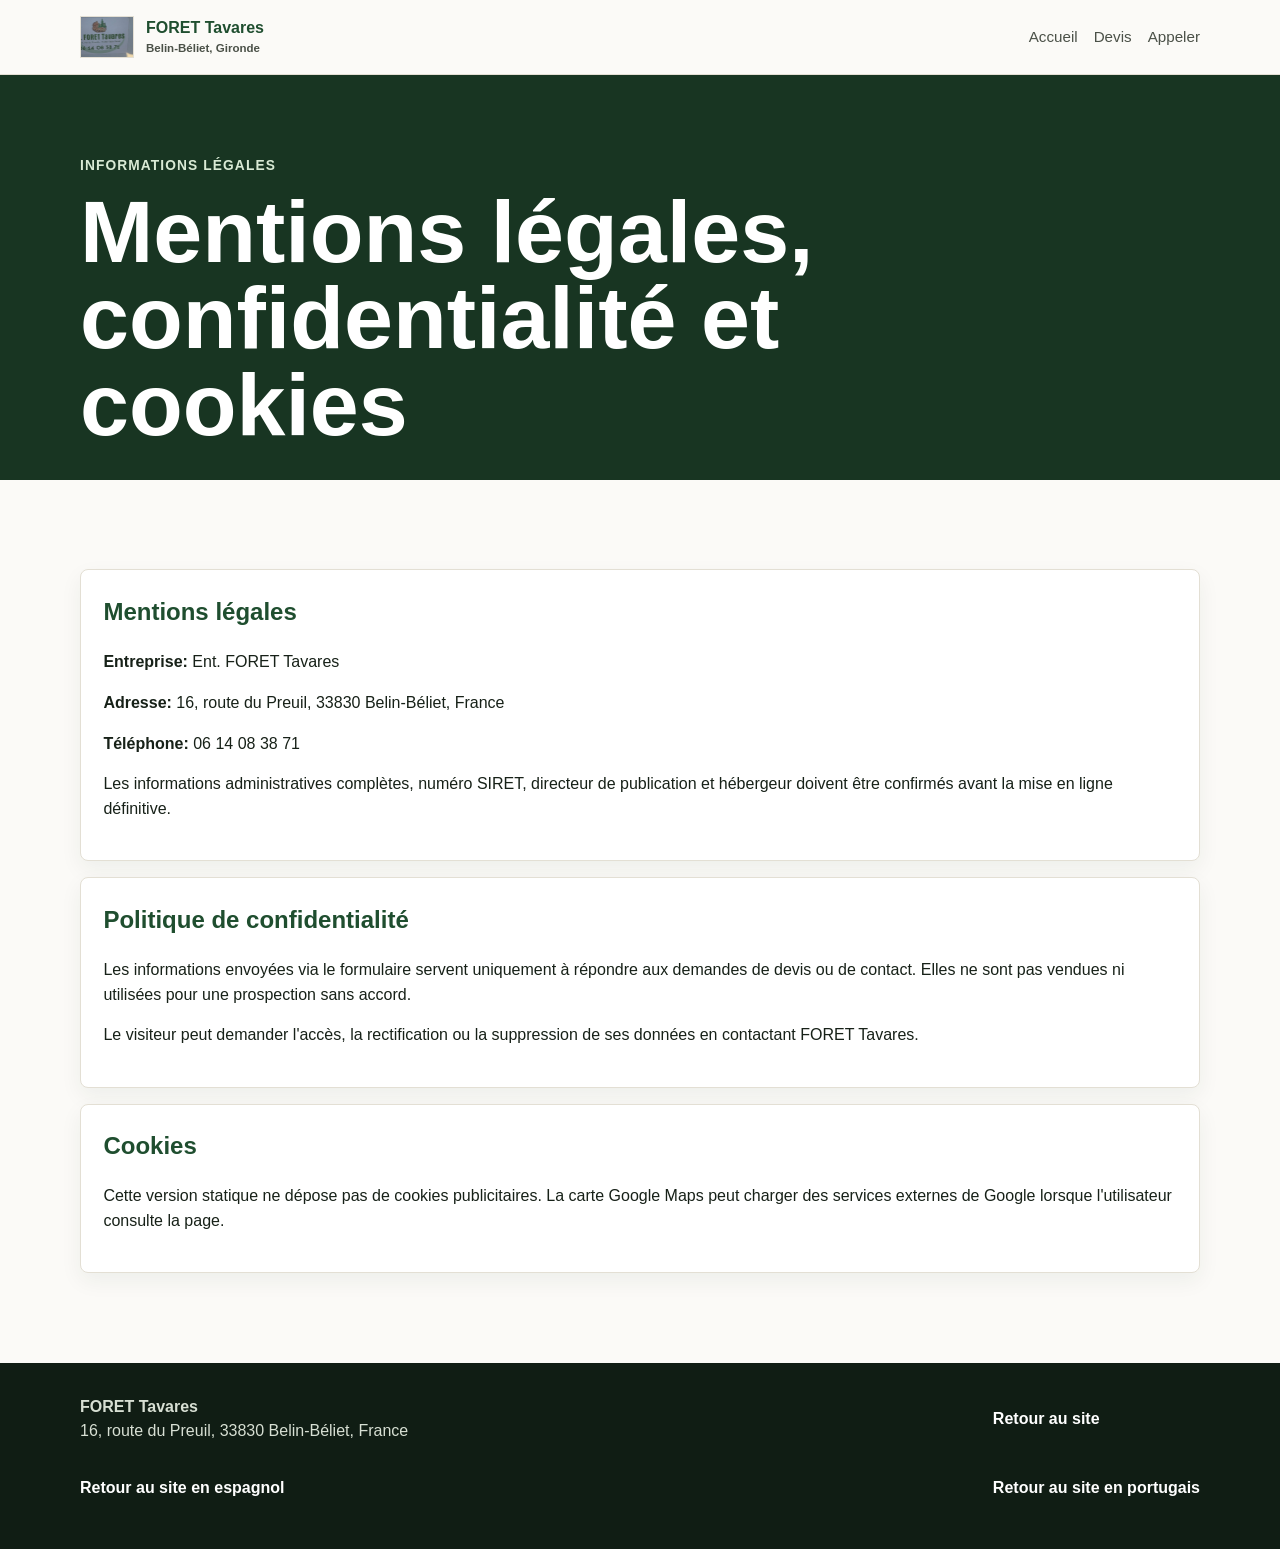
<file: legal/index3.html>
﻿<!doctype html>
<html lang="fr">
  <head>
    <meta charset="utf-8">
    <meta name="viewport" content="width=device-width, initial-scale=1">
    <title>Mentions légales | FORET Tavares</title>
    <link rel="stylesheet" href="../styles.css">
  </head>
  <body>
    <header class="site-header">
      <nav class="nav" aria-label="Navigation principale">
        <a class="brand" href="../fr/index.html">
          <img class="brand-mark" src="../assets/foret-tavares-logo-reference.jpeg" alt="FORET Tavares">
          <span>FORET Tavares<small>Belin-Béliet, Gironde</small></span>
        </a>
        <div class="nav-links">
          <a href="../fr/index.html">Accueil</a>
          <a href="../fr/#devis">Devis</a>
          <a href="tel:+33614083871">Appeler</a>
        </div>
      </nav>
    </header>
    <main>
      <section class="legal-hero">
        <div class="wrap">
          <p class="eyebrow">Informations légales</p>
          <h1>Mentions légales, confidentialité et cookies</h1>
        </div>
      </section>
      <section class="section">
        <div class="wrap">
          <article class="legal-panel">
            <h2>Mentions légales</h2>
            <p><strong>Entreprise:</strong> Ent. FORET Tavares</p>
            <p><strong>Adresse:</strong> 16, route du Preuil, 33830 Belin-Béliet, France</p>
            <p><strong>Téléphone:</strong> 06 14 08 38 71</p>
            <p>Les informations administratives complètes, numéro SIRET, directeur de publication et hébergeur doivent être confirmés avant la mise en ligne définitive.</p>
          </article>
          <article class="legal-panel">
            <h2>Politique de confidentialité</h2>
            <p>Les informations envoyées via le formulaire servent uniquement à répondre aux demandes de devis ou de contact. Elles ne sont pas vendues ni utilisées pour une prospection sans accord.</p>
            <p>Le visiteur peut demander l'accès, la rectification ou la suppression de ses données en contactant FORET Tavares.</p>
          </article>
          <article class="legal-panel">
            <h2>Cookies</h2>
            <p>Cette version statique ne dépose pas de cookies publicitaires. La carte Google Maps peut charger des services externes de Google lorsque l'utilisateur consulte la page.</p>
          </article>
        </div>
      </section>
    </main>
    <footer class="footer">
      <div class="wrap footer-grid">
        <div><strong>FORET Tavares</strong><br>16, route du Preuil, 33830 Belin-Béliet, France</div>
        <div><a href="../fr/index.html">Retour au site</a></div>
        <p><a href="../es/index.html">Retour au site en espagnol</a></p>
        <p><a href="../pt/index.html">Retour au site en portugais</a></p>
      </div>
    </footer>
  </body>
</html>
</file>
<file: styles.css>
﻿:root {
  --forest-900: #183522;
  --forest-800: #1f4e2f;
  --forest-700: #2f6f44;
  --leaf-500: #76a96a;
  --wood-600: #8a5a2f;
  --sand-100: #f6f1e7;
  --stone-050: #fbfaf7;
  --stone-200: #e3dfd4;
  --stone-700: #4b5148;
  --ink: #172118;
  --white: #ffffff;
  --shadow: 0 18px 40px rgba(24, 53, 34, .16);
  --radius: 8px;
}

* {
  box-sizing: border-box;
}

html {
  scroll-behavior: smooth;
}

body {
  margin: 0;
  font-family: Arial, Helvetica, sans-serif;
  color: var(--ink);
  background: var(--stone-050);
  line-height: 1.55;
}

img {
  display: block;
  max-width: 100%;
}

a {
  color: inherit;
  text-decoration: none;
}

.skip-link {
  position: absolute;
  left: 1rem;
  top: -4rem;
  z-index: 99;
  padding: .7rem 1rem;
  background: var(--forest-900);
  color: var(--white);
}

.skip-link:focus {
  top: 1rem;
}

.site-header {
  position: sticky;
  top: 0;
  z-index: 20;
  background: rgba(251, 250, 247, .94);
  border-bottom: 1px solid var(--stone-200);
  backdrop-filter: blur(12px);
}

.nav {
  width: min(1120px, calc(100% - 32px));
  margin: 0 auto;
  min-height: 74px;
  display: flex;
  align-items: center;
  justify-content: space-between;
  gap: 1rem;
}

.brand {
  display: flex;
  align-items: center;
  gap: .75rem;
  min-width: 190px;
  font-weight: 800;
  color: var(--forest-800);
  letter-spacing: 0;
}

.brand-mark {
  width: 54px;
  height: 42px;
  object-fit: cover;
  border: 1px solid var(--stone-200);
  background: var(--white);
}

.brand small {
  display: block;
  color: var(--stone-700);
  font-size: .72rem;
  font-weight: 700;
}

.nav-links {
  display: flex;
  align-items: center;
  gap: 1rem;
  color: var(--stone-700);
  font-size: .95rem;
}

.nav-links a:hover,
.lang a:hover {
  color: var(--forest-800);
}

.lang {
  display: flex;
  align-items: center;
  gap: .35rem;
  font-size: .82rem;
  font-weight: 800;
  color: var(--stone-700);
}

.lang .active {
  color: var(--white);
  background: var(--forest-800);
  padding: .25rem .45rem;
  border-radius: 999px;
}

.button {
  display: inline-flex;
  align-items: center;
  justify-content: center;
  min-height: 44px;
  padding: .78rem 1rem;
  border: 1px solid transparent;
  border-radius: var(--radius);
  font-weight: 800;
  line-height: 1.1;
  cursor: pointer;
}

.button.primary {
  background: var(--forest-800);
  color: var(--white);
  box-shadow: 0 10px 22px rgba(31, 78, 47, .24);
}

.button.secondary {
  color: var(--forest-900);
  background: var(--white);
  border-color: var(--stone-200);
}

.button.whatsapp {
  color: var(--white);
  background: #247a43;
}

.button.full {
  width: 100%;
}

.hero {
  min-height: calc(100vh - 74px);
  display: grid;
  align-items: end;
  background:
    linear-gradient(90deg, rgba(24, 53, 34, .94), rgba(24, 53, 34, .68) 46%, rgba(24, 53, 34, .18)),
    url("assets/vehicle-reference.jpeg") center 38% / cover no-repeat;
  color: var(--white);
}

.hero-inner {
  width: min(1120px, calc(100% - 32px));
  margin: 0 auto;
  padding: clamp(4rem, 9vw, 8rem) 0 clamp(2.5rem, 6vw, 5rem);
}

.eyebrow {
  margin: 0 0 .8rem;
  color: #d9ead5;
  font-size: .86rem;
  font-weight: 800;
  text-transform: uppercase;
  letter-spacing: .08em;
}

h1,
h2,
h3,
p {
  overflow-wrap: anywhere;
}

h1 {
  max-width: 780px;
  margin: 0;
  font-size: clamp(2.45rem, 7vw, 5.5rem);
  line-height: .98;
  letter-spacing: 0;
}

.hero-copy {
  max-width: 680px;
  margin: 1.15rem 0 0;
  color: #f4f7ee;
  font-size: clamp(1.05rem, 2.2vw, 1.35rem);
}

.hero-actions {
  display: flex;
  flex-wrap: wrap;
  gap: .75rem;
  margin-top: 1.65rem;
}

.quick-card {
  margin-top: 2.25rem;
  display: grid;
  grid-template-columns: repeat(3, minmax(0, 1fr));
  max-width: 780px;
  border: 1px solid rgba(255, 255, 255, .22);
  background: rgba(255, 255, 255, .1);
  backdrop-filter: blur(6px);
}

.quick-card div {
  padding: 1rem;
}

.quick-card div + div {
  border-left: 1px solid rgba(255, 255, 255, .22);
}

.quick-card strong {
  display: block;
  font-size: .84rem;
  color: #d9ead5;
  text-transform: uppercase;
}

.section {
  padding: clamp(3.5rem, 7vw, 6rem) 0;
}

.section.alt {
  background: var(--sand-100);
}

.section.dark {
  color: var(--white);
  background: var(--forest-900);
}

.wrap {
  width: min(1120px, calc(100% - 32px));
  margin: 0 auto;
}

.section-head {
  max-width: 760px;
  margin-bottom: 2rem;
}

.section-head h2 {
  margin: 0;
  color: var(--forest-900);
  font-size: clamp(1.9rem, 4vw, 3rem);
  line-height: 1.08;
  letter-spacing: 0;
}

.dark .section-head h2 {
  color: var(--white);
}

.section-head p {
  margin: .75rem 0 0;
  color: var(--stone-700);
}

.dark .section-head p {
  color: #d7dfd3;
}

.service-grid {
  display: grid;
  grid-template-columns: repeat(3, minmax(0, 1fr));
  gap: 1rem;
}

.service-card,
.info-panel,
.form-panel,
.legal-panel {
  border: 1px solid var(--stone-200);
  border-radius: var(--radius);
  background: var(--white);
  box-shadow: 0 8px 22px rgba(24, 53, 34, .06);
}

.service-card {
  min-height: 190px;
  padding: 1.15rem;
}

.service-card b {
  display: inline-flex;
  margin-bottom: .7rem;
  color: var(--forest-800);
  font-size: 1.08rem;
}

.service-card p {
  margin: 0;
  color: var(--stone-700);
}

.split {
  display: grid;
  grid-template-columns: minmax(0, .95fr) minmax(320px, 1.05fr);
  gap: 2rem;
  align-items: center;
}

.photo-frame {
  overflow: hidden;
  border-radius: var(--radius);
  box-shadow: var(--shadow);
  background: var(--white);
}

.photo-frame img {
  width: 100%;
  aspect-ratio: 4 / 3;
  object-fit: cover;
  object-position: center 40%;
}

.check-list {
  display: grid;
  gap: .85rem;
  margin: 1.5rem 0 0;
  padding: 0;
  list-style: none;
}

.check-list li {
  padding-left: 2rem;
  position: relative;
  color: var(--stone-700);
}

.check-list li::before {
  content: "";
  position: absolute;
  left: 0;
  top: .35rem;
  width: .78rem;
  height: .78rem;
  border: 3px solid var(--leaf-500);
  border-radius: 50%;
}

.gallery {
  display: grid;
  grid-template-columns: 1.2fr .8fr .8fr;
  gap: 1rem;
}

.gallery figure {
  margin: 0;
  overflow: hidden;
  border-radius: var(--radius);
  background: var(--white);
  box-shadow: 0 8px 22px rgba(24, 53, 34, .08);
}

.gallery img {
  width: 100%;
  height: 260px;
  object-fit: cover;
}

.gallery figure:first-child {
  grid-row: span 2;
}

.gallery figure:first-child img {
  height: 100%;
  min-height: 536px;
  object-position: center 36%;
}

.gallery figcaption {
  padding: .85rem 1rem;
  color: var(--stone-700);
  font-weight: 700;
}

.contact-grid {
  display: grid;
  grid-template-columns: minmax(280px, .75fr) minmax(320px, 1.25fr);
  gap: 1rem;
}

.info-panel {
  padding: 1.25rem;
}

.info-list {
  display: grid;
  gap: 1rem;
  margin: 0;
}

.info-list div {
  padding-bottom: 1rem;
  border-bottom: 1px solid var(--stone-200);
}

.info-list dt {
  color: var(--forest-800);
  font-size: .8rem;
  font-weight: 800;
  text-transform: uppercase;
}

.info-list dd {
  margin: .2rem 0 0;
  color: var(--ink);
}

.map {
  min-height: 360px;
  border: 0;
  border-radius: var(--radius);
  width: 100%;
  filter: saturate(.92);
}

.quote-layout {
  display: grid;
  grid-template-columns: minmax(0, .85fr) minmax(320px, 1.15fr);
  gap: 2rem;
  align-items: start;
}

.form-panel {
  padding: 1.25rem;
}

.form-grid {
  display: grid;
  grid-template-columns: repeat(2, minmax(0, 1fr));
  gap: .9rem;
}

.field {
  display: grid;
  gap: .35rem;
  color: var(--stone-700);
  font-size: .92rem;
  font-weight: 700;
}

.field.full,
.consent,
.form-panel .full {
  grid-column: 1 / -1;
}

input,
select,
textarea {
  width: 100%;
  min-height: 44px;
  border: 1px solid var(--stone-200);
  border-radius: 6px;
  padding: .75rem;
  color: var(--ink);
  background: var(--stone-050);
  font: inherit;
}

textarea {
  min-height: 130px;
  resize: vertical;
}

.consent {
  display: flex;
  gap: .65rem;
  align-items: flex-start;
  color: var(--stone-700);
  font-size: .9rem;
}

.consent input {
  width: 20px;
  min-width: 20px;
  min-height: 20px;
  margin-top: .15rem;
}

.footer {
  padding: 2rem 0;
  color: #d7dfd3;
  background: #101d14;
}

.footer-grid {
  display: grid;
  grid-template-columns: 1fr auto;
  gap: 1rem;
  align-items: center;
}

.footer a {
  color: var(--white);
  font-weight: 800;
}

.legal-hero {
  padding: 5rem 0 2rem;
  color: var(--white);
  background: var(--forest-900);
}

.legal-panel {
  padding: 1.4rem;
}

.legal-panel + .legal-panel {
  margin-top: 1rem;
}

.legal-panel h2 {
  margin-top: 0;
  color: var(--forest-800);
}


.carousel {
  position: relative;
  overflow: hidden;
  border-radius: var(--radius);
  background: var(--forest-900);
  box-shadow: var(--shadow);
}

.carousel-inner {
  position: relative;
  min-height: clamp(280px, 54vw, 620px);
}

.carousel-item {
  display: none;
  position: absolute;
  inset: 0;
}

.carousel-item.active {
  display: block;
}

.carousel-item img,
.d-block.w-100 {
  width: 100%;
  height: clamp(280px, 54vw, 620px);
  object-fit: cover;
  object-position: center 38%;
}

.carousel-caption {
  position: absolute;
  left: 1rem;
  right: 1rem;
  bottom: 1rem;
  width: fit-content;
  max-width: calc(100% - 2rem);
  padding: .7rem .9rem;
  border-radius: var(--radius);
  color: var(--white);
  background: rgba(16, 29, 20, .78);
  font-weight: 800;
}

.carousel-control-prev,
.carousel-control-next {
  position: absolute;
  top: 50%;
  z-index: 2;
  width: 46px;
  height: 46px;
  border: 1px solid rgba(255, 255, 255, .45);
  border-radius: 50%;
  display: grid;
  place-items: center;
  color: var(--white);
  background: rgba(16, 29, 20, .58);
  cursor: pointer;
  transform: translateY(-50%);
}

.carousel-control-prev {
  left: 1rem;
}

.carousel-control-next {
  right: 1rem;
}

.carousel-control-prev-icon,
.carousel-control-next-icon {
  width: 14px;
  height: 14px;
  border-top: 3px solid currentColor;
  border-left: 3px solid currentColor;
}

.carousel-control-prev-icon {
  transform: rotate(-45deg);
}

.carousel-control-next-icon {
  transform: rotate(135deg);
}

.sr-only {
  position: absolute;
  width: 1px;
  height: 1px;
  padding: 0;
  margin: -1px;
  overflow: hidden;
  clip: rect(0, 0, 0, 0);
  white-space: nowrap;
  border: 0;
}
@media (max-width: 920px) {
  .nav {
    min-height: auto;
    padding: .75rem 0;
    align-items: flex-start;
    flex-direction: column;
  }

  .nav-links {
    width: 100%;
    overflow-x: auto;
    padding-bottom: .2rem;
  }

  .hero {
    min-height: auto;
  }

  .quick-card,
  .service-grid,
  .split,
  .gallery,
  .contact-grid,
  .quote-layout,
  .footer-grid {
    grid-template-columns: 1fr;
  }

  .quick-card div + div {
    border-left: 0;
    border-top: 1px solid rgba(255, 255, 255, .22);
  }

  .gallery figure:first-child {
    grid-row: auto;
  }

  .gallery figure:first-child img,
  .gallery img {
    height: 280px;
    min-height: 0;
  }
}

@media (max-width: 560px) {
  .hero-actions,
  .lang {
    width: 100%;
  }

  .button {
    width: 100%;
  }

  .form-grid {
    grid-template-columns: 1fr;
  }
}
</file>
